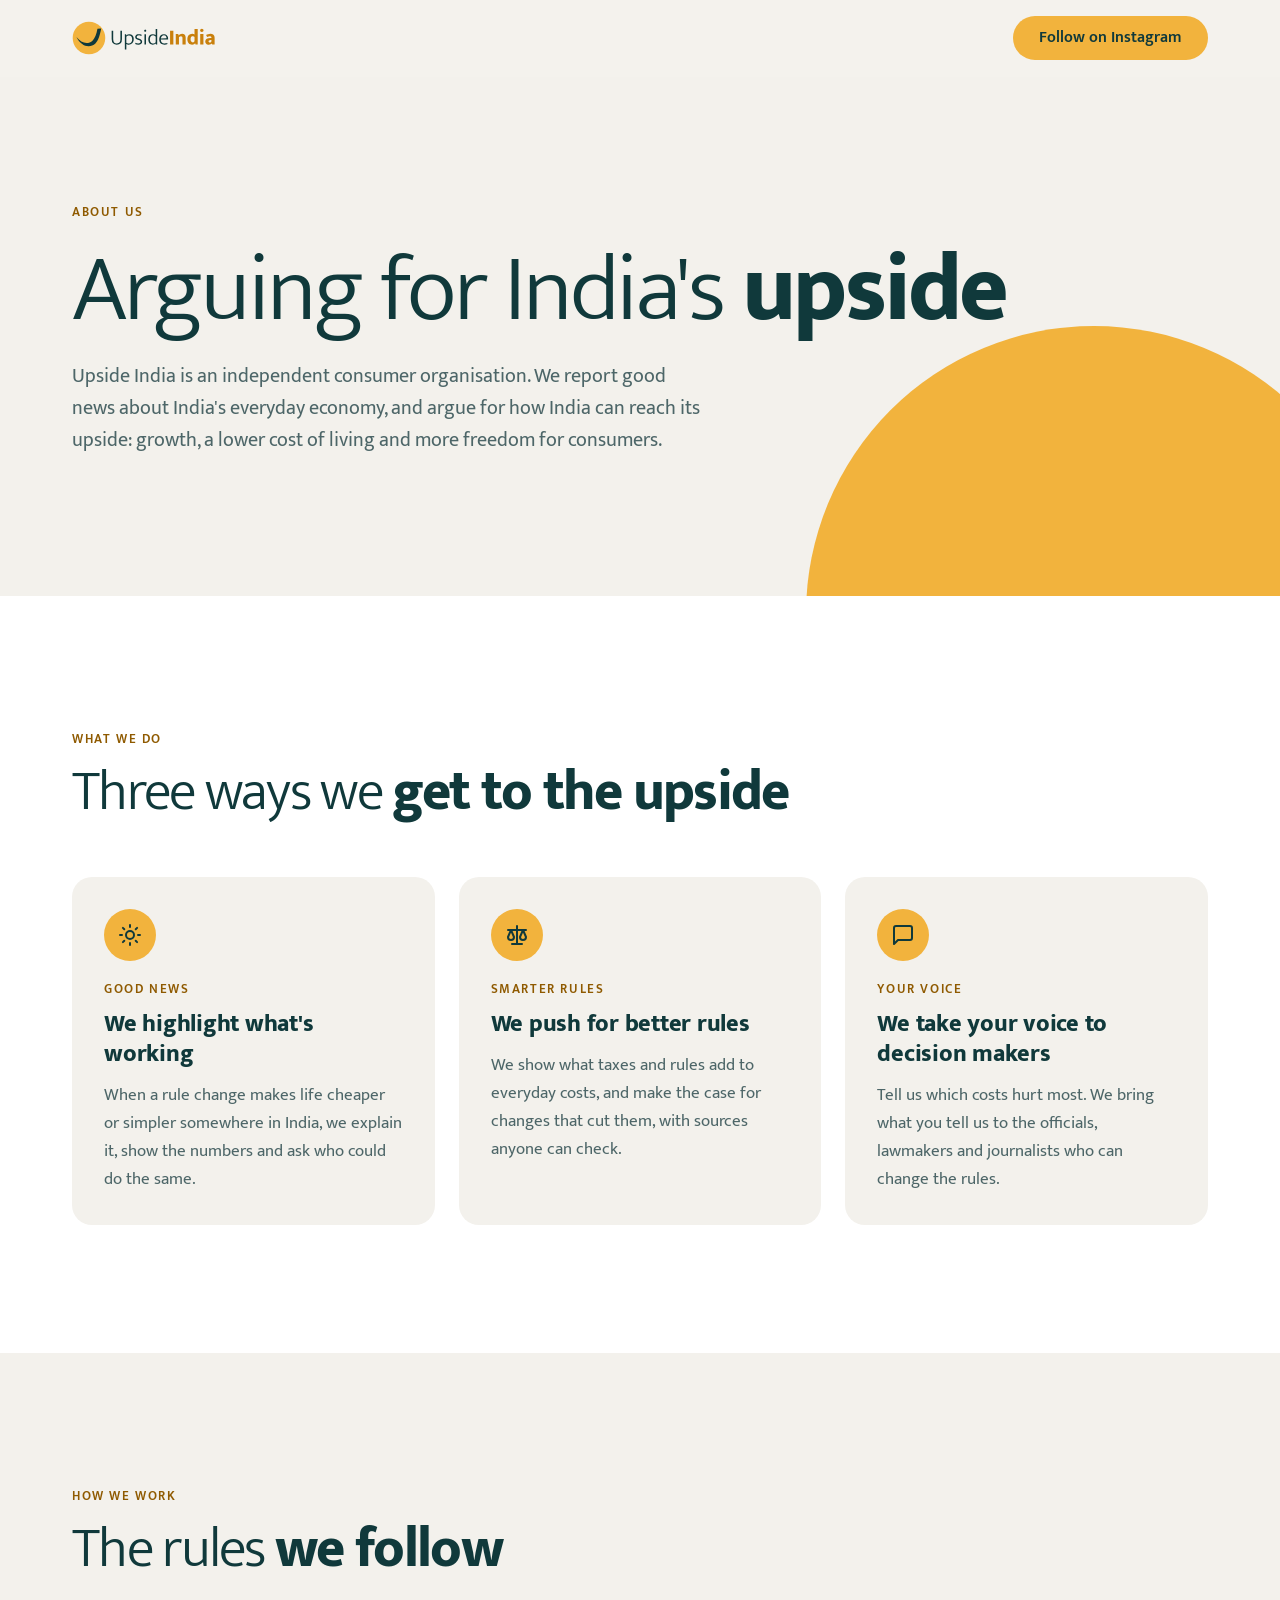
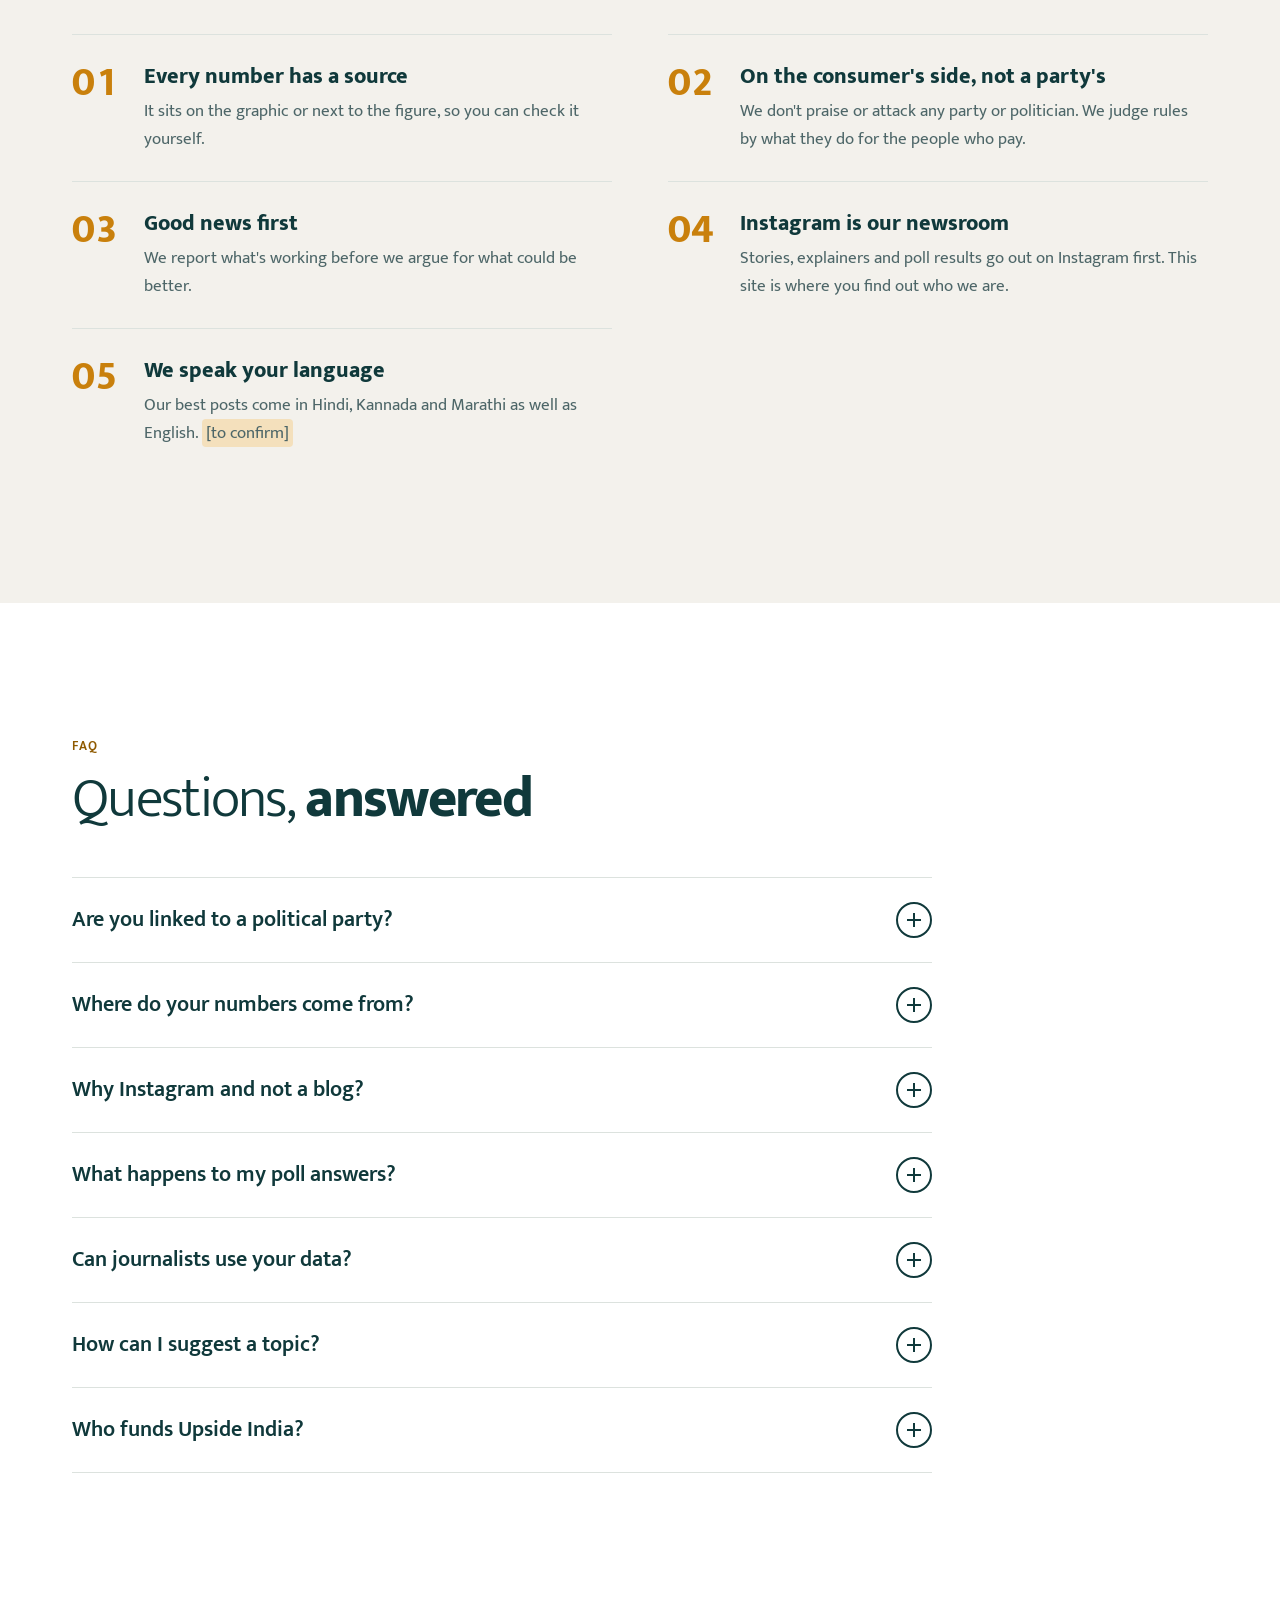
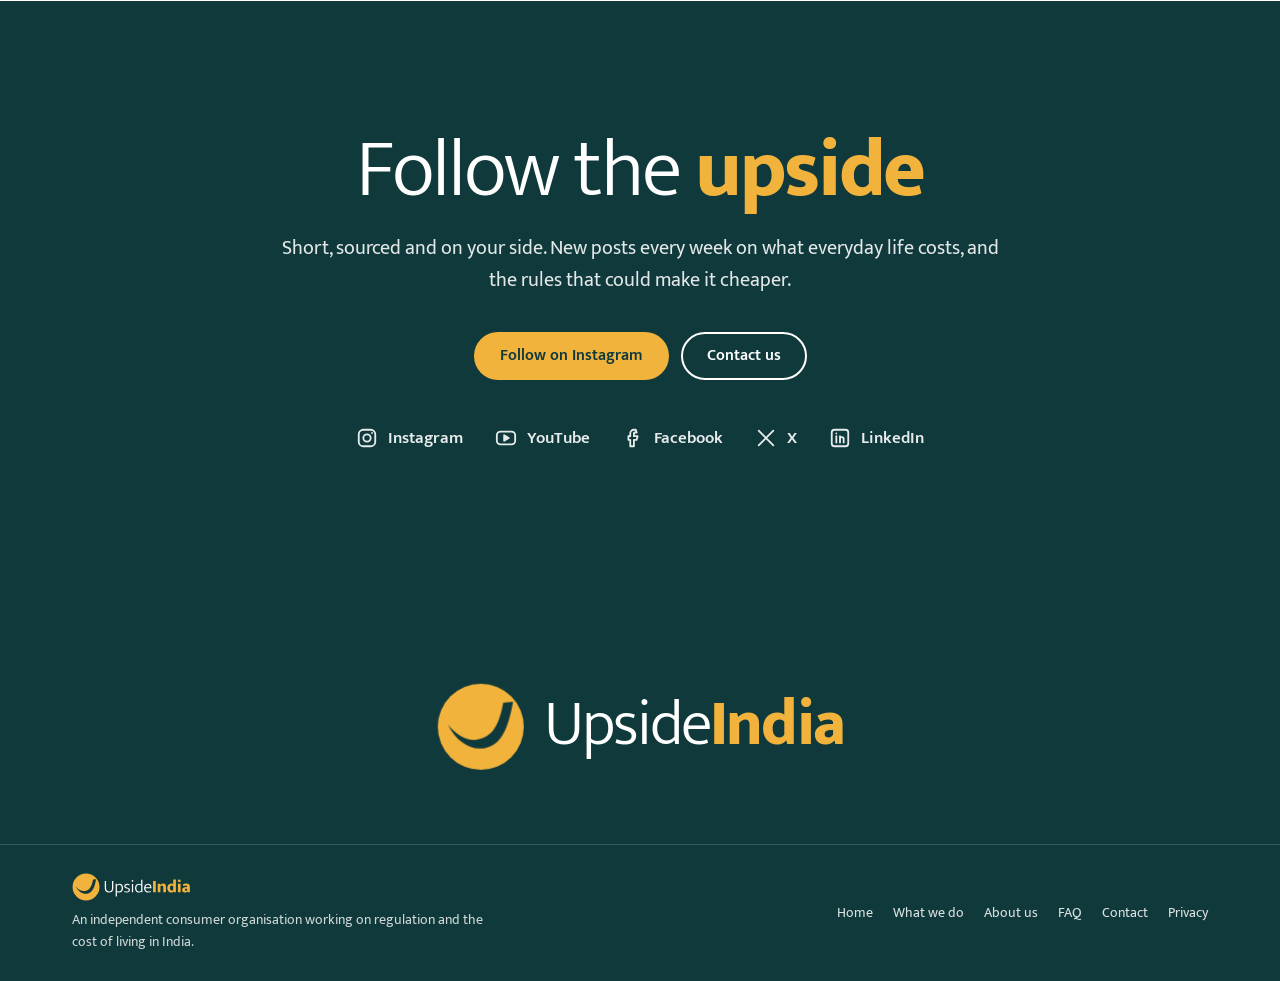
<file: about/index.html>
<!doctype html>
<html lang="en-IN">
<head>
<meta charset="utf-8">
<meta name="viewport" content="width=device-width, initial-scale=1, viewport-fit=cover">
<meta name="robots" content="noindex, nofollow"><!-- Draft for partner review: remove this line at launch. -->
<title>About Upside India</title>
<meta name="description" content="Upside India is an independent consumer organisation. We report good news about India's everyday economy, and argue for growth, a lower cost of living and more freedom for consumers.">
<link rel="icon" href="../assets/logos/upside-india-mark.svg" type="image/svg+xml">
<link rel="stylesheet" href="../assets/css/tokens.css">
<link rel="stylesheet" href="../assets/css/components.css">
<link rel="stylesheet" href="../assets/css/pages.css">
<!-- DRAFT COPY. Highlighted text in [brackets] is a gap only the team can fill. -->
</head>
<body>
<script>document.documentElement.classList.add('js');</script>
<a class="skip" href="#main">Skip to content</a>

<header class="site-head">
  <div class="wrap">
    <a class="logo" href="../index.html" aria-label="Upside India home"><img src="../assets/logos/upside-india-logo.svg" alt="Upside India"></a>
    <a class="ui-btn ui-btn--primary" href="#">Follow on Instagram</a>
  </div>
</header>

<main id="main">
  <section class="hero">
    <div class="hero__sun" aria-hidden="true"></div>
    <div class="wrap">
      <span class="eyebrow">About us</span>
      <h1 class="duo"><span class="w l">Arguing</span> <span class="w l">for</span> <span class="w l">India's</span> <span class="w b">upside</span></h1>
      <p class="lede">Upside India is an independent consumer organisation. We report good news about India's everyday economy, and argue for how India can reach its upside: growth, a lower cost of living and more freedom for consumers.</p>
    </div>
  </section>

  <section class="band" id="what">
    <div class="wrap">
      <div class="reveal">
        <span class="eyebrow">What we do</span>
        <h2 class="duo" style="margin-top:12px"><span class="l">Three ways we </span><span class="b">get to the upside</span></h2>
      </div>
      <div class="grid-3">
        <article class="card reveal">
          <span class="card__icon" aria-hidden="true"><svg viewBox="0 0 24 24" fill="none" stroke="currentColor" stroke-width="2" stroke-linecap="round" stroke-linejoin="round"><circle cx="12" cy="12" r="4"/><path d="M12 2v2M12 20v2M4.9 4.9l1.4 1.4M17.7 17.7l1.4 1.4M2 12h2M20 12h2M4.9 19.1l1.4-1.4M17.7 6.3l1.4-1.4"/></svg></span>
          <span class="eyebrow">Good news</span>
          <h3>We highlight what's working</h3>
          <p>When a rule change makes life cheaper or simpler somewhere in India, we explain it, show the numbers and ask who could do the same.</p>
        </article>
        <article class="card reveal">
          <span class="card__icon" aria-hidden="true"><svg viewBox="0 0 24 24" fill="none" stroke="currentColor" stroke-width="2" stroke-linecap="round" stroke-linejoin="round"><path d="M12 3v18M7 21h10M3 7h18M6 7l-3 7a3 3 0 0 0 6 0zM18 7l-3 7a3 3 0 0 0 6 0z"/></svg></span>
          <span class="eyebrow">Smarter rules</span>
          <h3>We push for better rules</h3>
          <p>We show what taxes and rules add to everyday costs, and make the case for changes that cut them, with sources anyone can check.</p>
        </article>
        <article class="card reveal">
          <span class="card__icon" aria-hidden="true"><svg viewBox="0 0 24 24" fill="none" stroke="currentColor" stroke-width="2" stroke-linecap="round" stroke-linejoin="round"><path d="M21 15a2 2 0 0 1-2 2H7l-4 4V5a2 2 0 0 1 2-2h14a2 2 0 0 1 2 2z"/></svg></span>
          <span class="eyebrow">Your voice</span>
          <h3>We take your voice to decision makers</h3>
          <p>Tell us which costs hurt most. We bring what you tell us to the officials, lawmakers and journalists who can change the rules.</p>
        </article>
      </div>
    </div>
  </section>

  <section class="band band--alt" id="how">
    <div class="wrap">
      <div class="reveal">
        <span class="eyebrow">How we work</span>
        <h2 class="duo" style="margin-top:12px"><span class="l">The rules </span><span class="b">we follow</span></h2>
      </div>
      <ol class="principles">
        <li class="reveal"><span class="n">01</span><div><h3>Every number has a source</h3><p>It sits on the graphic or next to the figure, so you can check it yourself.</p></div></li>
        <li class="reveal"><span class="n">02</span><div><h3>On the consumer's side, not a party's</h3><p>We don't praise or attack any party or politician. We judge rules by what they do for the people who pay.</p></div></li>
        <li class="reveal"><span class="n">03</span><div><h3>Good news first</h3><p>We report what's working before we argue for what could be better.</p></div></li>
        <li class="reveal"><span class="n">04</span><div><h3>Instagram is our newsroom</h3><p>Stories, explainers and poll results go out on Instagram first. This site is where you find out who we are.</p></div></li>
        <li class="reveal"><span class="n">05</span><div><h3>We speak your language</h3><p>Our best posts come in Hindi, Kannada and Marathi as well as English. <span class="todo">[to confirm]</span></p></div></li>
      </ol>
    </div>
  </section>


  <section class="band" id="faq">
    <div class="wrap">
      <div class="reveal">
        <span class="eyebrow">FAQ</span>
        <h2 class="duo" style="margin-top:12px"><span class="l">Questions, </span><span class="b">answered</span></h2>
      </div>
      <div class="faq">
        <details class="reveal"><summary>Are you linked to a political party?</summary><div class="answer"><p>No. We don't praise or attack any party or politician. We look at what a rule does for consumers, whoever made it.</p></div></details>
        <details class="reveal"><summary>Where do your numbers come from?</summary><div class="answer"><p>Official statistics, government releases and published reporting. The source sits next to every figure we use, and we link to it wherever we can.</p></div></details>
        <details class="reveal"><summary>Why Instagram and not a blog?</summary><div class="answer"><p>Because that's where people are. Our stories, explainers and poll results go out on Instagram first, and the latest posts also appear on our <a href="../index.html#insta">homepage</a>.</p></div></details>
        <details class="reveal"><summary>What happens to my poll answers?</summary><div class="answer"><p>We read them and share the overall results on Instagram. We never publish anything that identifies you. <span class="todo">[link to the privacy notice]</span></p></div></details>
        <details class="reveal"><summary>Can journalists use your data?</summary><div class="answer"><p>Yes. Please credit Upside India and the original source. For interviews or data requests, <a href="../contact/index.html">contact our press team</a>.</p></div></details>
        <details class="reveal"><summary>How can I suggest a topic?</summary><div class="answer"><p>Write to us through the <a href="../contact/index.html">contact page</a>. When lots of people raise the same cost or rule, it goes on our list.</p></div></details>
        <details class="reveal"><summary>Who funds Upside India?</summary><div class="answer"><p>Upside India is funded by the <a href="https://consumerchoicecenter.org" target="_blank" rel="noopener">Consumer Choice Center</a>.</p></div></details>
      </div>
    </div>
  </section>

  <section class="band band--green on-green close">
    <div class="wrap reveal">
      <h2 class="duo"><span class="l">Follow the </span><span class="b">upside</span></h2>
      <p class="lede">Short, sourced and on your side. New posts every week on what everyday life costs, and the rules that could make it cheaper.</p>
      <div class="actions"><a class="ui-btn ui-btn--primary" href="#">Follow on Instagram</a><a class="ui-btn ui-btn--secondary" href="../contact/index.html">Contact us</a></div>
      <ul class="socials" aria-label="Upside India on social media">
        <li><a href="#"><svg viewBox="0 0 24 24" fill="none" stroke="currentColor" stroke-width="2" stroke-linecap="round" stroke-linejoin="round" aria-hidden="true"><rect x="3" y="3" width="18" height="18" rx="5"/><circle cx="12" cy="12" r="4"/><circle cx="17.5" cy="6.5" r="1" fill="currentColor" stroke="none"/></svg><span>Instagram</span></a></li>
        <li><a href="#"><svg viewBox="0 0 24 24" fill="none" stroke="currentColor" stroke-width="2" stroke-linecap="round" stroke-linejoin="round" aria-hidden="true"><rect x="2" y="5" width="20" height="14" rx="4"/><path d="M10 9l5 3-5 3z" fill="currentColor"/></svg><span>YouTube</span></a></li>
        <li><a href="#"><svg viewBox="0 0 24 24" fill="none" stroke="currentColor" stroke-width="2" stroke-linecap="round" stroke-linejoin="round" aria-hidden="true"><path d="M15 3h-2a4 4 0 0 0-4 4v3H7v4h2v7h4v-7h3l1-4h-4V7a1 1 0 0 1 1-1h2z"/></svg><span>Facebook</span></a></li>
        <li><a href="#"><svg viewBox="0 0 24 24" fill="none" stroke="currentColor" stroke-width="2" stroke-linecap="round" stroke-linejoin="round" aria-hidden="true"><path d="M4 4l16 16M20 4L4 20"/></svg><span>X</span></a></li>
        <li><a href="#"><svg viewBox="0 0 24 24" fill="none" stroke="currentColor" stroke-width="2" stroke-linecap="round" stroke-linejoin="round" aria-hidden="true"><rect x="3" y="3" width="18" height="18" rx="3"/><path d="M8 10v7M8 7v.01M12 17v-4a2 2 0 0 1 4 0v4M12 10v7"/></svg><span>LinkedIn</span></a></li>
      </ul>
    </div>
  </section>
</main>

<footer class="band--green on-green">
  <div class="signoff" aria-hidden="true">
    <svg viewBox="0 0 100 100"><circle class="so-disc" cx="50" cy="50" r="48" fill="#F2B33D"/><path class="so-smile" d="M 13 47 C 26 74, 52 82, 69 66 C 77 58, 82 44, 86 22 L 75 23 C 72 40, 67 51, 61 57 C 47 70, 28 66, 13 47 Z" fill="#10393B"/></svg>
    <div class="signoff__word"><span class="l">Upside</span><span class="b">India</span></div>
  </div>
  <div class="foot">
    <div class="wrap">
      <div class="foot__id">
        <img src="../assets/logos/upside-india-logo-reversed.svg" alt="Upside India">
        <p>An independent consumer organisation working on regulation and the cost of living in India.</p>
      </div>
      <nav aria-label="Footer"><a href="../index.html">Home</a><a href="../index.html#work">What we do</a><a href="../about/index.html">About us</a><a href="../about/index.html#faq">FAQ</a><a href="../contact/index.html">Contact</a><a href="#">Privacy</a></nav>
    </div>
  </div>
</footer>
<script src="../assets/js/pages.js"></script>
</body>
</html>
</file>
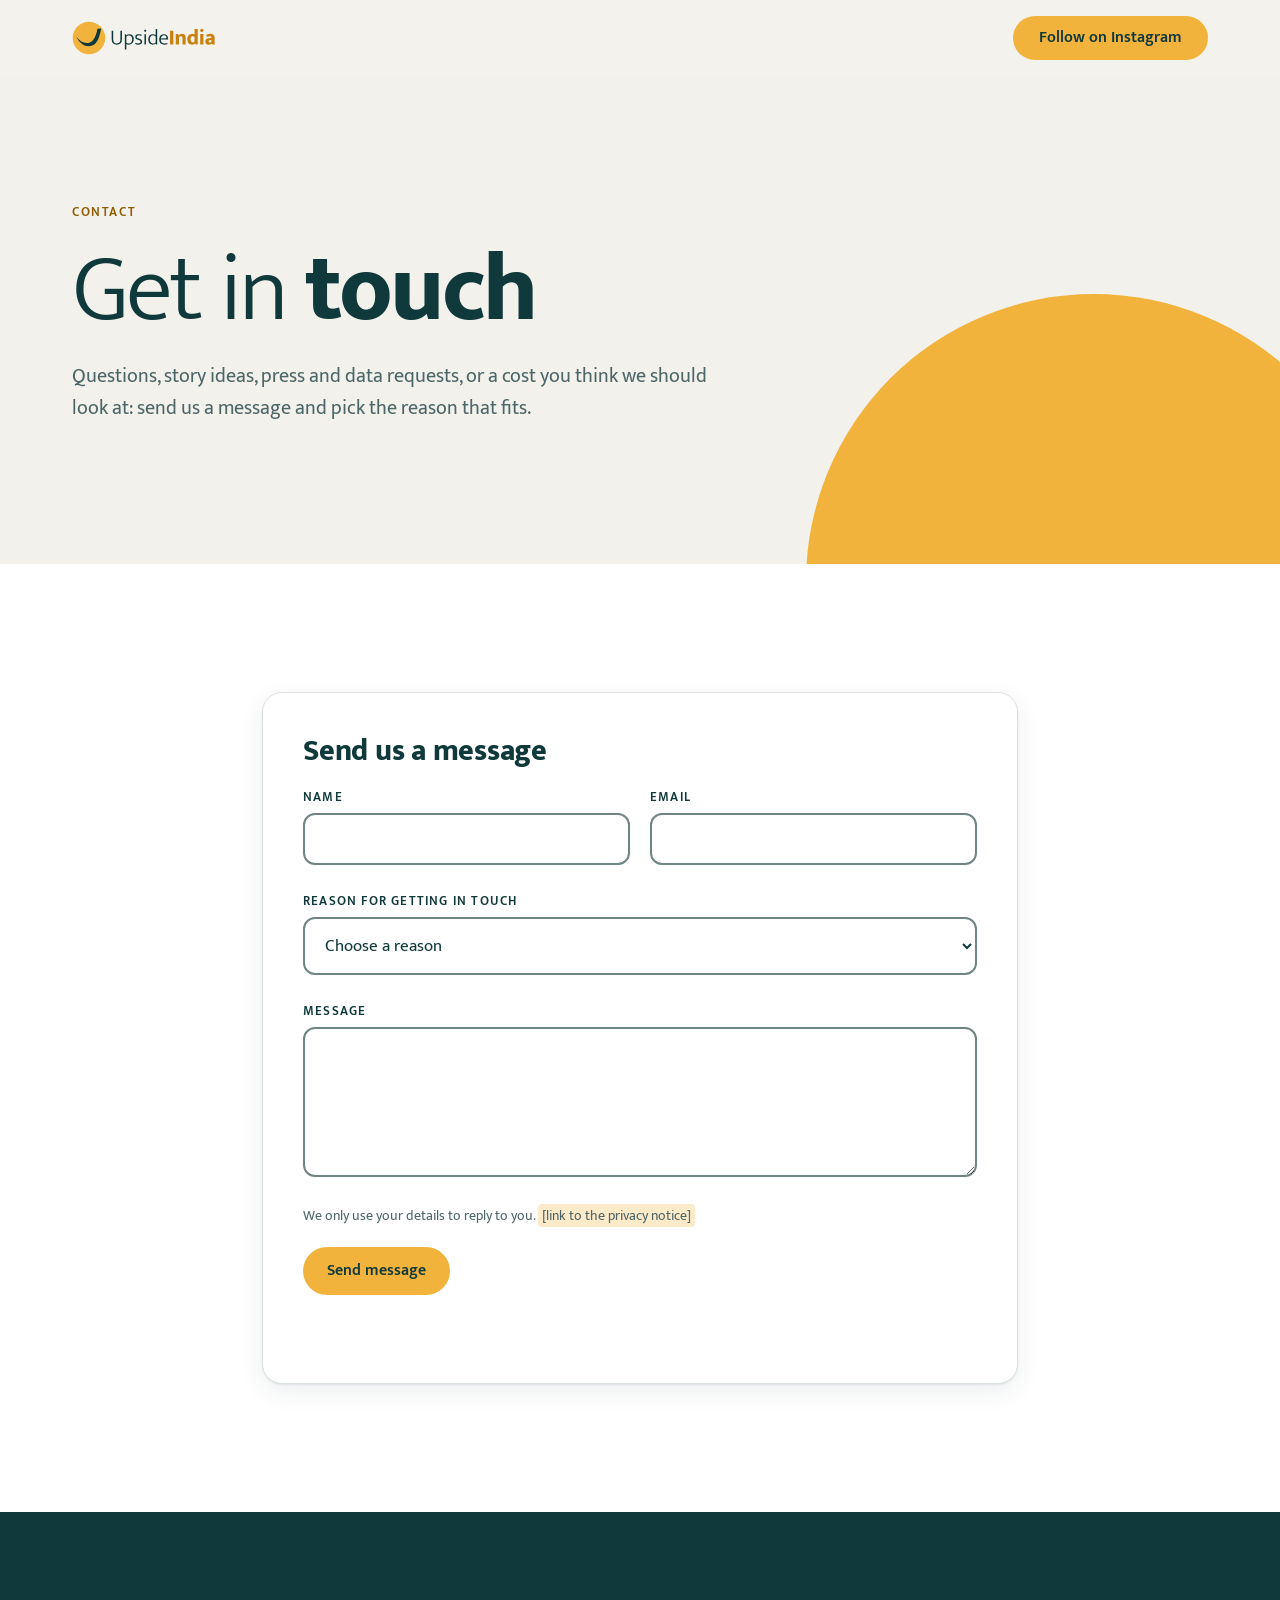
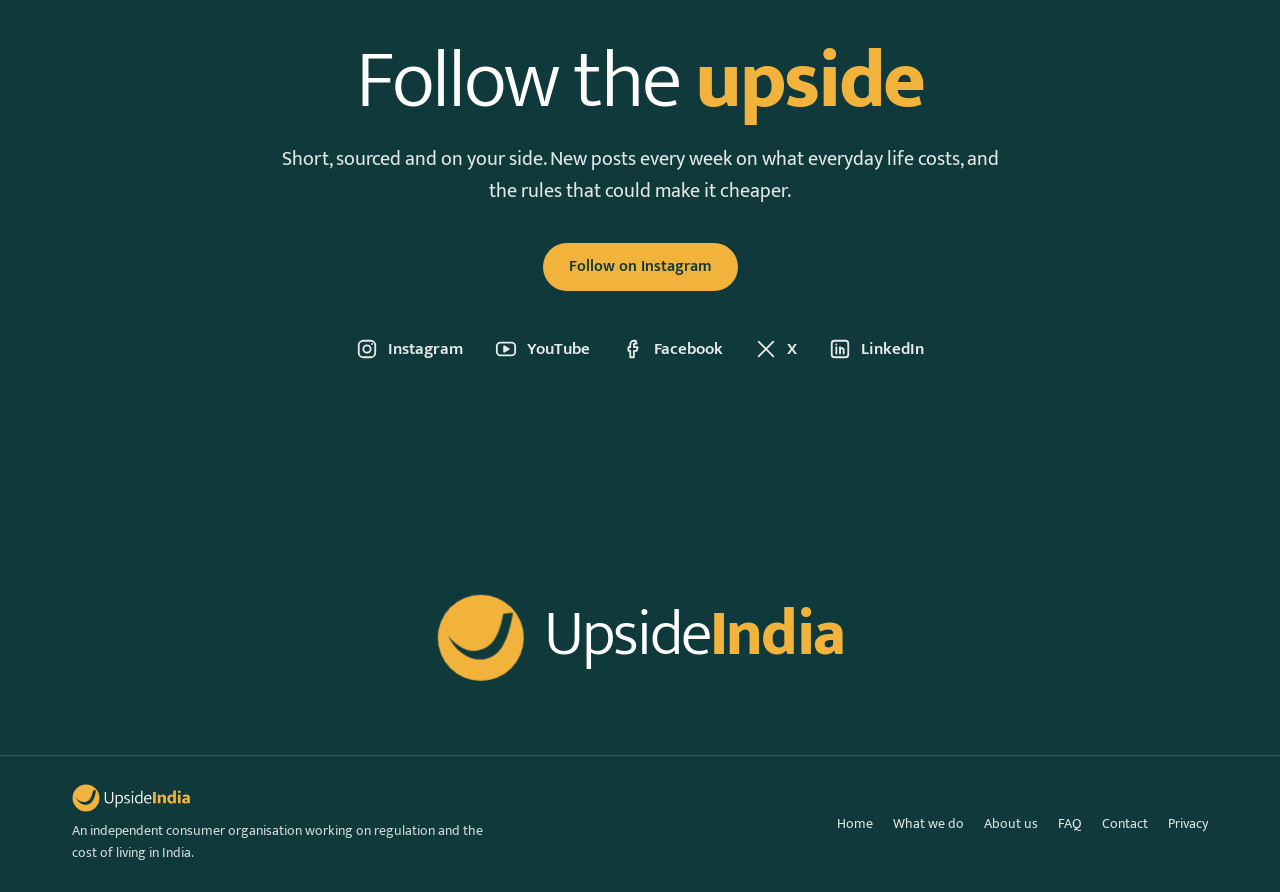
<file: contact/index.html>
<!doctype html>
<html lang="en-IN">
<head>
<meta charset="utf-8">
<meta name="viewport" content="width=device-width, initial-scale=1, viewport-fit=cover">
<meta name="robots" content="noindex, nofollow"><!-- Draft for partner review: remove this line at launch. -->
<title>Contact Upside India</title>
<meta name="description" content="Get in touch with Upside India: general questions, press and media, and story ideas.">
<link rel="icon" href="../assets/logos/upside-india-mark.svg" type="image/svg+xml">
<link rel="stylesheet" href="../assets/css/tokens.css">
<link rel="stylesheet" href="../assets/css/components.css">
<link rel="stylesheet" href="../assets/css/pages.css">
<!-- DRAFT COPY. Highlighted text in [brackets] is a gap only the team can fill. -->
</head>
<body>
<script>document.documentElement.classList.add('js');</script>
<a class="skip" href="#main">Skip to content</a>

<header class="site-head">
  <div class="wrap">
    <a class="logo" href="../index.html" aria-label="Upside India home"><img src="../assets/logos/upside-india-logo.svg" alt="Upside India"></a>
    <a class="ui-btn ui-btn--primary" href="#">Follow on Instagram</a>
  </div>
</header>

<main id="main">
  <section class="hero">
    <div class="hero__sun" aria-hidden="true"></div>
    <div class="wrap">
      <span class="eyebrow">Contact</span>
      <h1 class="duo"><span class="w l">Get</span> <span class="w l">in</span> <span class="w b">touch</span></h1>
      <p class="lede">Questions, story ideas, press and data requests, or a cost you think we should look at: send us a message and pick the reason that fits.</p>
    </div>
  </section>

  <section class="band">
    <div class="wrap contact-solo">
      <form class="form reveal" id="contactForm" data-endpoint="" novalidate>
        <h2>Send us a message</h2>
        <div class="row">
          <div class="field"><label for="cf-name">Name</label><input id="cf-name" name="name" autocomplete="name" required><p class="help" data-default=""></p></div>
          <div class="field"><label for="cf-email">Email</label><input id="cf-email" name="email" type="email" autocomplete="email" required><p class="help" data-default=""></p></div>
        </div>
        <div class="field">
          <label for="cf-topic">Reason for getting in touch</label>
          <select id="cf-topic" name="reason" required>
            <option value="" selected disabled>Choose a reason</option>
            <option>General question</option>
            <option>Press and media</option>
            <option>Suggest a topic</option>
            <option>Partnerships</option>
            <option>Something else</option>
          </select>
          <p class="help" data-default=""></p>
        </div>
        <div class="field"><label for="cf-msg">Message</label><textarea id="cf-msg" name="message" required></textarea><p class="help" data-default=""></p></div>
        <p class="form__note">We only use your details to reply to you. <span class="todo">[link to the privacy notice]</span></p>
        <button class="ui-btn ui-btn--primary" type="submit">Send message</button>
        <p class="form__status" role="status" aria-live="polite"></p>
      </form>
    </div>
  </section>

  <section class="band band--green on-green close">
    <div class="wrap reveal">
      <h2 class="duo"><span class="l">Follow the </span><span class="b">upside</span></h2>
      <p class="lede">Short, sourced and on your side. New posts every week on what everyday life costs, and the rules that could make it cheaper.</p>
      <div class="actions"><a class="ui-btn ui-btn--primary" href="#">Follow on Instagram</a></div>
      <ul class="socials" aria-label="Upside India on social media">
        <li><a href="#"><svg viewBox="0 0 24 24" fill="none" stroke="currentColor" stroke-width="2" stroke-linecap="round" stroke-linejoin="round" aria-hidden="true"><rect x="3" y="3" width="18" height="18" rx="5"/><circle cx="12" cy="12" r="4"/><circle cx="17.5" cy="6.5" r="1" fill="currentColor" stroke="none"/></svg><span>Instagram</span></a></li>
        <li><a href="#"><svg viewBox="0 0 24 24" fill="none" stroke="currentColor" stroke-width="2" stroke-linecap="round" stroke-linejoin="round" aria-hidden="true"><rect x="2" y="5" width="20" height="14" rx="4"/><path d="M10 9l5 3-5 3z" fill="currentColor"/></svg><span>YouTube</span></a></li>
        <li><a href="#"><svg viewBox="0 0 24 24" fill="none" stroke="currentColor" stroke-width="2" stroke-linecap="round" stroke-linejoin="round" aria-hidden="true"><path d="M15 3h-2a4 4 0 0 0-4 4v3H7v4h2v7h4v-7h3l1-4h-4V7a1 1 0 0 1 1-1h2z"/></svg><span>Facebook</span></a></li>
        <li><a href="#"><svg viewBox="0 0 24 24" fill="none" stroke="currentColor" stroke-width="2" stroke-linecap="round" stroke-linejoin="round" aria-hidden="true"><path d="M4 4l16 16M20 4L4 20"/></svg><span>X</span></a></li>
        <li><a href="#"><svg viewBox="0 0 24 24" fill="none" stroke="currentColor" stroke-width="2" stroke-linecap="round" stroke-linejoin="round" aria-hidden="true"><rect x="3" y="3" width="18" height="18" rx="3"/><path d="M8 10v7M8 7v.01M12 17v-4a2 2 0 0 1 4 0v4M12 10v7"/></svg><span>LinkedIn</span></a></li>
      </ul>
    </div>
  </section>
</main>

<footer class="band--green on-green">
  <div class="signoff" aria-hidden="true">
    <svg viewBox="0 0 100 100"><circle class="so-disc" cx="50" cy="50" r="48" fill="#F2B33D"/><path class="so-smile" d="M 13 47 C 26 74, 52 82, 69 66 C 77 58, 82 44, 86 22 L 75 23 C 72 40, 67 51, 61 57 C 47 70, 28 66, 13 47 Z" fill="#10393B"/></svg>
    <div class="signoff__word"><span class="l">Upside</span><span class="b">India</span></div>
  </div>
  <div class="foot">
    <div class="wrap">
      <div class="foot__id">
        <img src="../assets/logos/upside-india-logo-reversed.svg" alt="Upside India">
        <p>An independent consumer organisation working on regulation and the cost of living in India.</p>
      </div>
      <nav aria-label="Footer"><a href="../index.html">Home</a><a href="../index.html#work">What we do</a><a href="../about/index.html">About us</a><a href="../about/index.html#faq">FAQ</a><a href="../contact/index.html">Contact</a><a href="#">Privacy</a></nav>
    </div>
  </div>
</footer>
<script src="../assets/js/pages.js"></script>
</body>
</html>
</file>
<file: assets/css/tokens.css>
/* Upside India: design tokens. Generated from tokens.json. Light theme by default; dark with [data-theme="dark"] or the system setting. */
@font-face { font-family: "Mukta"; src: url("../fonts/Mukta-Light.woff2") format("woff2"); font-weight: 300; font-style: normal; font-display: swap; }
@font-face { font-family: "Mukta"; src: url("../fonts/Mukta-Regular.woff2") format("woff2"); font-weight: 400; font-style: normal; font-display: swap; }
@font-face { font-family: "Mukta"; src: url("../fonts/Mukta-SemiBold.woff2") format("woff2"); font-weight: 600; font-style: normal; font-display: swap; }
@font-face { font-family: "Mukta"; src: url("../fonts/Mukta-ExtraBold.woff2") format("woff2"); font-weight: 800; font-style: normal; font-display: swap; }

:root, [data-theme="light"] {
  --surface: #FFFFFF;
  --surface-alt: #F3F1EC;
  --brand-green: #10393B;
  --surface-inverse: #10393B;
  --ink: #10393B;
  --ink-muted: #4D6668;
  --ink-inverse: #FFFFFF;
  --on-brand-green: #FFFFFF;
  --marigold: #F2B33D;
  --on-marigold: #10393B;
  --marigold-deep: #C9800C;
  --marigold-text: #8F5A00;
  --line: #DCE2DE;
  --control-border: #6E8583;
  --focus-ring: #10393B;
  --danger: #B42318;
  --success: #1F6F43;
  --shadow-card: 0 1px 2px rgba(16,57,59,0.08), 0 8px 24px rgba(16,57,59,0.08);
}
@media (prefers-color-scheme: dark) {
  :root:not([data-theme="light"]) {
  --surface: #0B2B2D;
  --surface-alt: #10393B;
  --brand-green: #10393B;
  --surface-inverse: #F3F1EC;
  --ink: #F3F1EC;
  --ink-muted: #A8BFBD;
  --ink-inverse: #10393B;
  --on-brand-green: #F3F1EC;
  --marigold: #F2B33D;
  --on-marigold: #10393B;
  --marigold-deep: #F2B33D;
  --marigold-text: #F2B33D;
  --line: #24504F;
  --control-border: #6F8E8C;
  --focus-ring: #F2B33D;
  --danger: #F4A49B;
  --success: #7FD1A0;
  --shadow-card: 0 1px 2px rgba(0,0,0,0.35), 0 8px 24px rgba(0,0,0,0.35);
  }
}
[data-theme="dark"] {
  --surface: #0B2B2D;
  --surface-alt: #10393B;
  --brand-green: #10393B;
  --surface-inverse: #F3F1EC;
  --ink: #F3F1EC;
  --ink-muted: #A8BFBD;
  --ink-inverse: #10393B;
  --on-brand-green: #F3F1EC;
  --marigold: #F2B33D;
  --on-marigold: #10393B;
  --marigold-deep: #F2B33D;
  --marigold-text: #F2B33D;
  --line: #24504F;
  --control-border: #6F8E8C;
  --focus-ring: #F2B33D;
  --danger: #F4A49B;
  --success: #7FD1A0;
  --shadow-card: 0 1px 2px rgba(0,0,0,0.35), 0 8px 24px rgba(0,0,0,0.35);
}
:root {
  --space-1: 4px;
  --space-2: 8px;
  --space-3: 12px;
  --space-4: 16px;
  --space-5: 24px;
  --space-6: 32px;
  --space-7: 48px;
  --space-8: 64px;
  --space-9: 96px;
  --radius-sm: 6px;
  --radius-md: 12px;
  --radius-lg: 20px;
  --radius-pill: 999px;
  --font-sans: "Mukta", "Noto Sans Devanagari", system-ui, sans-serif;
}

.display-xl { font-family: var(--font-sans); font-size: 72px; line-height: 72px; font-weight: 800; letter-spacing: -1.5px; }
.display { font-family: var(--font-sans); font-size: 56px; line-height: 60px; font-weight: 800; letter-spacing: -1px; }
.display-light { font-family: var(--font-sans); font-size: 56px; line-height: 60px; font-weight: 300; letter-spacing: -1px; }
.heading-1 { font-family: var(--font-sans); font-size: 40px; line-height: 46px; font-weight: 800; letter-spacing: -0.5px; }
.heading-2 { font-family: var(--font-sans); font-size: 30px; line-height: 36px; font-weight: 800; letter-spacing: -0.25px; }
.heading-3 { font-family: var(--font-sans); font-size: 22px; line-height: 28px; font-weight: 600; }
.body-lg { font-family: var(--font-sans); font-size: 20px; line-height: 32px; font-weight: 400; }
.body { font-family: var(--font-sans); font-size: 17px; line-height: 28px; font-weight: 400; }
.small { font-family: var(--font-sans); font-size: 14px; line-height: 22px; font-weight: 400; }
.label { font-family: var(--font-sans); font-size: 13px; line-height: 16px; font-weight: 600; letter-spacing: 1.2px; text-transform: uppercase; }
.button { font-family: var(--font-sans); font-size: 16px; line-height: 20px; font-weight: 600; }
</file>
<file: assets/css/components.css>
/* Upside India components. Styled only with the system's tokens. */
.ui-root, .ui-root * { box-sizing: border-box; }
.ui-root { font-family: var(--font-sans); color: var(--ink); }

/* Button */
.ui-btn { display: inline-flex; align-items: center; justify-content: center; gap: var(--space-2);
  min-height: 48px; padding: 0 var(--space-5); border-radius: var(--radius-pill); border: 2px solid transparent;
  font-family: var(--font-sans); font-size: 16px; line-height: 20px; font-weight: 600; text-decoration: none; cursor: pointer;
  transition: transform .15s ease, box-shadow .15s ease, background-color .15s ease; }
.ui-btn:focus-visible { outline: 2px solid var(--focus-ring); outline-offset: 3px; }
.ui-btn--primary { background: var(--marigold); color: var(--on-marigold); }
.ui-btn--primary:hover { transform: translateY(-1px); box-shadow: var(--shadow-card); }
.ui-btn--secondary { background: transparent; color: var(--ink); border-color: var(--control-border); }
.ui-btn--secondary:hover { border-color: var(--ink); }
.ui-band .ui-btn--secondary { color: var(--on-brand-green); border-color: var(--on-brand-green); }
.ui-band .ui-btn:focus-visible { outline-color: var(--marigold); }
.ui-btn[disabled], .ui-btn[aria-disabled="true"] { opacity: .45; cursor: not-allowed; transform: none; box-shadow: none; }
@media (prefers-reduced-motion: reduce) { .ui-btn { transition: none; } .ui-btn--primary:hover { transform: none; } }

/* Band: full-width brand-green section */
.ui-band { background: var(--brand-green); color: var(--on-brand-green); }

/* Duo headline */
.ui-duo { margin: 0; font-family: var(--font-sans); font-size: 56px; line-height: 60px; letter-spacing: -1px; color: var(--ink); text-wrap: balance; }
.ui-duo--xl { font-size: 72px; line-height: 72px; letter-spacing: -1.5px; }
.ui-duo__lead { font-weight: 300; }
.ui-duo__key { font-weight: 800; }
.ui-band .ui-duo { color: var(--on-brand-green); }
.ui-band .ui-duo__key { color: var(--marigold); }

/* Tag */
.ui-tag { display: inline-flex; align-items: center; gap: var(--space-1); padding: 6px var(--space-3); border-radius: var(--radius-pill);
  background: var(--surface-alt); color: var(--ink); font-size: 13px; line-height: 16px; font-weight: 600; letter-spacing: 1.2px; text-transform: uppercase; }
.ui-tag--accent { background: var(--marigold); color: var(--on-marigold); }
.ui-tag--outline { background: transparent; border: 1px solid var(--control-border); }

/* Issue card */
.ui-card { display: flex; flex-direction: column; gap: var(--space-3); padding: var(--space-6); border-radius: var(--radius-lg);
  background: var(--surface); border: 1px solid var(--line); color: var(--ink); transition: box-shadow .15s ease, transform .15s ease; }
.ui-card:hover { box-shadow: var(--shadow-card); transform: translateY(-2px); }
.ui-card__eyebrow { color: var(--marigold-text); font-size: 13px; line-height: 16px; font-weight: 600; letter-spacing: 1.2px; text-transform: uppercase; }
.ui-card__title { margin: 0; font-size: 22px; line-height: 28px; font-weight: 600; }
.ui-card__body { margin: 0; color: var(--ink-muted); font-size: 17px; line-height: 28px; }
.ui-card__link { margin-top: auto; color: var(--ink); font-weight: 600; text-underline-offset: 4px; }
.ui-card__link:focus-visible { outline: 2px solid var(--focus-ring); outline-offset: 3px; border-radius: 4px; }
@media (prefers-reduced-motion: reduce) { .ui-card { transition: none; } .ui-card:hover { transform: none; } }

/* Site header */
.ui-header { display: flex; align-items: center; justify-content: space-between; gap: var(--space-5); padding: var(--space-4) var(--space-6);
  background: var(--surface); border-bottom: 1px solid var(--line); }
.ui-header__logo img { display: block; height: 36px; width: auto; }
.ui-header__nav { display: flex; align-items: center; gap: var(--space-5); }
.ui-header__nav a { color: var(--ink); font-size: 16px; font-weight: 600; text-decoration: none; }
.ui-header__nav a:hover { text-decoration: underline; text-underline-offset: 6px; }
.ui-header__nav a:focus-visible { outline: 2px solid var(--focus-ring); outline-offset: 3px; border-radius: 4px; }

/* Text field */
.ui-field { display: flex; flex-direction: column; gap: var(--space-2); max-width: 420px; }
.ui-field__label { font-size: 13px; line-height: 16px; font-weight: 600; letter-spacing: 1.2px; text-transform: uppercase; color: var(--ink); }
.ui-field__input { min-height: 48px; padding: var(--space-3) var(--space-4); border: 2px solid var(--control-border); border-radius: var(--radius-md);
  background: var(--surface); color: var(--ink); font-family: var(--font-sans); font-size: 17px; line-height: 24px; }
.ui-field__input::placeholder { color: var(--ink-muted); }
.ui-field__input:focus-visible { outline: 2px solid var(--focus-ring); outline-offset: 3px; border-color: var(--ink); }
.ui-field__help { margin: 0; font-size: 14px; line-height: 22px; color: var(--ink-muted); }
.ui-field--error .ui-field__input { border-color: var(--danger); }
.ui-field--error .ui-field__help { color: var(--danger); font-weight: 600; }

/* Social post (1080px canvas, shown scaled) */
.ui-post { box-sizing: border-box; position: relative; width: 1080px; height: 1080px; padding: 96px; display: flex; flex-direction: column; justify-content: space-between;
  background: var(--brand-green); color: var(--on-brand-green); font-family: var(--font-sans); overflow: hidden; }
.ui-post--light { background: var(--surface-alt); color: var(--ink); }
.ui-post__eyebrow { font-size: 26px; line-height: 32px; font-weight: 600; letter-spacing: 2.4px; text-transform: uppercase; color: var(--marigold); }
.ui-post--light .ui-post__eyebrow { color: var(--marigold-text); }
.ui-post__headline { margin: 0; font-size: 112px; line-height: 116px; letter-spacing: -2px; text-wrap: balance; }
.ui-post__headline .ui-duo__lead { font-weight: 300; }
.ui-post__headline .ui-duo__key { font-weight: 800; color: var(--marigold); }
.ui-post--light .ui-post__headline .ui-duo__key { color: var(--ink); }
.ui-post__logo { height: 64px; width: auto; display: block; align-self: flex-start; }
</file>
<file: assets/css/pages.css>
/* Upside India: inner pages (About, Contact). Builds on tokens.css and components.css.
   Layout: a cream hero with a rising sun, then alternating white / cream bands, and a dark green close. */

/* The inner pages keep the brand's light look in every theme, like the homepage. */
:root, :root:not([data-theme="light"]), :root[data-theme="dark"] {
  color-scheme: light;
  --brand-green: #10393B; --marigold: #F2B33D; --on-marigold: #10393B; --marigold-deep: #C9800C;
  --surface: #FFFFFF; --surface-alt: #F3F1EC; --ink: #10393B; --ink-muted: #4D6668; --line: #DCE2DE;
  --on-brand-green: #FFFFFF; --marigold-text: #8F5A00; --control-border: #6E8583; --focus-ring: #10393B;
  --danger: #B42318; --success: #1F6F43;
  --shadow-card: 0 1px 2px rgba(16,57,59,.08), 0 8px 24px rgba(16,57,59,.08);
}

*, *::before, *::after { box-sizing: border-box; }
html { scroll-behavior: smooth; }
body { margin: 0; background: var(--surface); color: var(--ink); font-family: var(--font-sans); font-size: 17px; line-height: 28px; -webkit-font-smoothing: antialiased; overflow-x: hidden; }
a { color: inherit; }
img { max-width: 100%; }
.wrap { max-width: 1200px; margin: 0 auto; padding-left: max(32px, env(safe-area-inset-left, 0px)); padding-right: max(32px, env(safe-area-inset-right, 0px)); }
.eyebrow { font-size: 13px; line-height: 16px; font-weight: 600; letter-spacing: 1.6px; text-transform: uppercase; color: var(--marigold-text); }
.on-green .eyebrow { color: var(--marigold); }
.skip { position: absolute; left: -9999px; }
.skip:focus { left: 16px; top: 16px; z-index: 200; background: var(--marigold); color: var(--on-marigold); padding: 8px 16px; border-radius: 999px; }
.duo { margin: 0; letter-spacing: -0.03em; line-height: 1.02; text-wrap: balance; }
.duo .l { font-weight: 300; } .duo .b { font-weight: 800; }
.on-green .duo .b { color: var(--marigold); }
h2.duo { font-size: clamp(36px, 4.4vw, 60px); }
.lede { margin: 20px 0 0; max-width: 36em; font-size: 20px; line-height: 32px; color: var(--ink-muted); }
.on-green .lede { color: #fff; opacity: .88; }
.band { padding-block: 128px; }
.band--alt { background: var(--surface-alt); }
.band--green { background: var(--brand-green); color: #fff; }
.todo { background: rgba(242,179,61,.28); border-radius: 4px; padding: 0 4px; }
.on-green .todo { background: rgba(242,179,61,.25); }

/* ---------- Header ---------- */
.site-head { position: sticky; top: env(safe-area-inset-top, 0px); z-index: 100; background: rgba(243,241,236,.92); -webkit-backdrop-filter: blur(10px); backdrop-filter: blur(10px); border-bottom: 1px solid transparent; transition: border-color .3s, background-color .3s; }
body::before { content: ""; position: fixed; inset: 0 0 auto; height: env(safe-area-inset-top, 0px); z-index: 101; background: var(--surface-alt); }
.site-head.scrolled { border-bottom-color: var(--line); background: rgba(255,255,255,.94); }
.site-head .wrap { display: flex; align-items: center; justify-content: space-between; gap: 20px; padding-block: 16px; }
.site-head .logo img { display: block; height: 34px; width: auto; }
.head-nav { display: flex; align-items: center; gap: 28px; }
.head-nav a:not(.ui-btn) { font-weight: 600; text-decoration: none; position: relative; }
.head-nav a:not(.ui-btn)::after { content: ""; position: absolute; left: 0; right: 0; bottom: -6px; height: 2px; border-radius: 2px; background: var(--marigold); transform: scaleX(0); transform-origin: left; transition: transform .3s ease; }
.head-nav a:not(.ui-btn):hover::after, .head-nav a[aria-current="page"]::after { transform: scaleX(1); }
.head-nav a:focus-visible { outline: 2px solid var(--focus-ring); outline-offset: 4px; border-radius: 4px; }
.site-head .ui-btn { min-height: 44px; }

/* ---------- Hero ---------- */
.hero { position: relative; overflow: hidden; background: var(--surface-alt); padding-block: 120px 140px; }
.hero__sun { position: absolute; right: -8vw; bottom: -34vmin; width: 64vmin; height: 64vmin; border-radius: 50%; background: var(--marigold); pointer-events: none; }
.hero .wrap { position: relative; }
.hero h1.duo { font-size: clamp(48px, 7.4vw, 112px); max-width: 11em; margin-top: 18px; }
.hero .lede { max-width: 32em; }

/* ---------- Cards and lists ---------- */
.grid-3 { display: grid; grid-template-columns: repeat(3, minmax(0, 1fr)); gap: 24px; margin-top: 56px; }
.card { display: flex; flex-direction: column; gap: 12px; padding: 32px; border-radius: var(--radius-lg); background: var(--surface-alt); transition: transform .3s ease, box-shadow .3s ease; min-width: 0; }
.band--alt .card { background: var(--surface); }
.card:hover { transform: translateY(-4px); box-shadow: var(--shadow-card); }
.card h3 { margin: 0; font-size: 24px; line-height: 30px; font-weight: 800; letter-spacing: -.25px; }
.card p { margin: 0; color: var(--ink-muted); }
.card__icon { width: 52px; height: 52px; border-radius: 50%; background: var(--marigold); color: var(--on-marigold); display: grid; place-items: center; margin-bottom: 8px; }
.card__icon svg { width: 24px; height: 24px; }
.card .more { margin-top: auto; padding-top: 8px; font-weight: 600; text-underline-offset: 4px; }

.principles { list-style: none; margin: 56px 0 0; padding: 0; display: grid; grid-template-columns: repeat(2, minmax(0, 1fr)); gap: 0 56px; }
.principles li { display: grid; grid-template-columns: 56px 1fr; gap: 16px; padding-block: 28px; border-top: 1px solid var(--line); }
.principles .n { font-size: 40px; line-height: 1; font-weight: 800; color: var(--marigold-deep); font-variant-numeric: tabular-nums; }
.principles h3 { margin: 0 0 6px; font-size: 22px; line-height: 28px; font-weight: 800; }
.principles p { margin: 0; color: var(--ink-muted); }

.team { display: grid; grid-template-columns: repeat(3, minmax(0, 1fr)); gap: 24px; margin-top: 56px; }
.person { display: flex; gap: 16px; align-items: center; padding: 20px; border-radius: var(--radius-lg); background: var(--surface); border: 1px solid var(--line); min-width: 0; }
.person__pic { width: 64px; height: 64px; flex: none; border-radius: 50%; background: var(--surface-alt); display: grid; place-items: center; color: var(--ink-muted); font-weight: 800; font-size: 20px; border: 2px dashed var(--control-border); }
.person b { display: block; font-size: 18px; line-height: 24px; }
.person span { display: block; font-size: 15px; line-height: 22px; color: var(--ink-muted); }

/* ---------- FAQ ---------- */
.faq { margin-top: 48px; border-top: 1px solid var(--line); max-width: 860px; }
.faq details { border-bottom: 1px solid var(--line); }
.faq summary { list-style: none; cursor: pointer; display: flex; justify-content: space-between; align-items: center; gap: 24px; padding-block: 24px; font-size: 22px; line-height: 30px; font-weight: 600; }
.faq summary::-webkit-details-marker { display: none; }
.faq summary::after { content: ""; flex: none; width: 36px; height: 36px; border-radius: 50%; border: 2px solid var(--ink); background:
  linear-gradient(var(--ink), var(--ink)) center / 14px 2px no-repeat,
  linear-gradient(var(--ink), var(--ink)) center / 2px 14px no-repeat; transition: transform .3s ease, background-color .3s; }
.faq details[open] summary::after { transform: rotate(45deg); background-color: var(--marigold); border-color: var(--marigold); }
.faq summary:focus-visible { outline: 2px solid var(--focus-ring); outline-offset: 4px; border-radius: 6px; }
.faq .answer { padding: 0 60px 28px 0; color: var(--ink-muted); max-width: 44em; }
.faq .answer p { margin: 0 0 12px; }

/* ---------- Contact ---------- */
.contact-grid { display: grid; grid-template-columns: 1fr 1.2fr; gap: 64px; align-items: start; }
.channel-list { display: grid; gap: 16px; }
.channel { padding: 24px 28px; border-radius: var(--radius-lg); background: var(--surface-alt); display: grid; gap: 4px; min-width: 0; }
.channel h3 { margin: 0; font-size: 20px; line-height: 26px; font-weight: 800; }
.channel p { margin: 0; color: var(--ink-muted); font-size: 16px; line-height: 24px; }
.channel .addr { display: flex; align-items: center; gap: 10px; flex-wrap: wrap; margin-top: 8px; }
.channel .addr code { font-family: var(--font-sans); font-size: 17px; font-weight: 600; color: var(--ink); user-select: all; overflow-wrap: anywhere; }
.copy { border: 1.5px solid var(--control-border); background: transparent; color: var(--ink); border-radius: 999px; font: 600 13px/1 var(--font-sans); padding: 8px 14px; cursor: pointer; }
.copy:hover { border-color: var(--ink); }
.copy:focus-visible { outline: 2px solid var(--focus-ring); outline-offset: 3px; }
.form { display: grid; gap: 20px; padding: 40px; border-radius: var(--radius-lg); background: var(--surface); border: 1px solid var(--line); box-shadow: var(--shadow-card); }
.form h2 { margin: 0; font-size: 30px; line-height: 36px; font-weight: 800; letter-spacing: -.25px; }
.form .row { display: grid; grid-template-columns: 1fr 1fr; gap: 20px; }
.field { display: grid; gap: 8px; min-width: 0; }
.field label { font-size: 13px; line-height: 16px; font-weight: 600; letter-spacing: 1.2px; text-transform: uppercase; }
.field input, .field select, .field textarea { width: 100%; min-height: 52px; padding: 12px 16px; border: 2px solid var(--control-border); border-radius: var(--radius-md); background: var(--surface); color: var(--ink); font: 17px/24px var(--font-sans); }
.field textarea { min-height: 150px; resize: vertical; }
.field input:focus-visible, .field select:focus-visible, .field textarea:focus-visible { outline: 2px solid var(--focus-ring); outline-offset: 3px; border-color: var(--ink); }
.field .help { margin: 0; font-size: 14px; line-height: 22px; color: var(--ink-muted); }
.field.invalid input, .field.invalid textarea { border-color: var(--danger); }
.field.invalid .help { color: var(--danger); font-weight: 600; }
.form .ui-btn { justify-self: start; border: 0; }
.form__status { margin: 0; min-height: 28px; font-weight: 600; }
.form__status.ok { color: var(--success); }
.form__status.err { color: var(--danger); }

/* ---------- Closing band + footer ---------- */
.close { text-align: center; }
.close h2.duo { font-size: clamp(44px, 6.4vw, 96px); }
.close .lede { margin-inline: auto; }
.actions { display: flex; flex-wrap: wrap; gap: 12px; margin-top: 36px; }
.close .actions { justify-content: center; }
.band--green .ui-btn--secondary { color: #fff; border-color: #fff; }
.band--green .ui-btn:focus-visible { outline-color: var(--marigold); }
.socials { display: flex; flex-wrap: wrap; justify-content: center; gap: 14px 32px; margin: 44px 0 0; padding: 0; list-style: none; }
.socials a { display: inline-flex; align-items: center; gap: 10px; color: #fff; text-decoration: none; font-weight: 600; opacity: .9; transition: color .2s, opacity .2s; }
.socials a svg { width: 22px; height: 22px; flex: none; }
.socials a:hover { color: var(--marigold); opacity: 1; }
.socials a:focus-visible { outline: 2px solid var(--marigold); outline-offset: 3px; border-radius: 4px; }
.signoff { display: flex; justify-content: center; align-items: center; gap: 18px; padding-block: 96px 72px; }
.signoff svg { width: clamp(60px, 7vw, 96px); height: auto; flex: none; overflow: visible; }
.signoff__word { font-size: clamp(38px, 5vw, 72px); line-height: 1; letter-spacing: -0.03em; color: #fff; overflow: hidden; padding-bottom: .08em; }
.signoff__word span { display: inline-block; }
.signoff__word .l { font-weight: 300; } .signoff__word .b { font-weight: 800; color: var(--marigold); }
.foot { border-top: 1px solid rgba(255,255,255,.15); padding-block: 28px; font-size: 14px; line-height: 22px; }
.foot .wrap { display: flex; justify-content: space-between; gap: 16px; flex-wrap: wrap; align-items: center; }
.foot__id { display: flex; flex-direction: column; align-items: flex-start; gap: 8px; max-width: 30em; }
.foot__id img { height: 28px; display: block; }
.foot__id p { margin: 0; opacity: .8; }
.foot nav { display: flex; gap: 20px; flex-wrap: wrap; }
.foot nav a { color: #fff; text-decoration: none; opacity: .85; }
.foot nav a:hover { opacity: 1; text-decoration: underline; }

/* ---------- Motion ---------- */
@keyframes rise { from { transform: translateY(110%); opacity: 0; filter: blur(10px); } to { transform: none; opacity: 1; filter: none; } }
@keyframes sunrise { from { transform: translateY(40%) scale(.7); } to { transform: none; } }
@keyframes pop { 0% { transform: scale(0); } 70% { transform: scale(1.08); } 100% { transform: scale(1); } }
@keyframes swing { from { transform: rotate(-90deg) scale(.2); opacity: 0; } to { transform: none; opacity: 1; } }
.hero h1 .w { display: inline-block; animation: rise .9s cubic-bezier(.2,.8,.2,1) both; }
.hero h1 .w:nth-child(2) { animation-delay: .08s; } .hero h1 .w:nth-child(3) { animation-delay: .16s; } .hero h1 .w:nth-child(4) { animation-delay: .24s; } .hero h1 .w:nth-child(5) { animation-delay: .32s; } .hero h1 .w:nth-child(6) { animation-delay: .4s; }
.hero .eyebrow, .hero .lede, .hero .actions { animation: rise .9s .35s cubic-bezier(.2,.8,.2,1) both; }
.hero__sun { animation: sunrise 1.6s cubic-bezier(.2,.8,.2,1) both; }
.reveal { transition: opacity .8s ease, transform .8s cubic-bezier(.2,.8,.2,1); }
.js .reveal:not(.in) { opacity: 0; transform: translateY(28px); }
.js .signoff:not(.in) .so-disc, .js .signoff:not(.in) .so-smile, .js .signoff:not(.in) .signoff__word span { opacity: 0; }
.signoff.in .so-disc { transform-origin: 50% 50%; animation: pop .8s cubic-bezier(.3,1.4,.5,1) both; }
.signoff.in .so-smile { transform-origin: 50% 50%; animation: swing .8s .35s cubic-bezier(.2,.8,.2,1) both; }
.signoff.in .signoff__word span { animation: rise .7s cubic-bezier(.2,.8,.2,1) both; }
.signoff.in .signoff__word .l { animation-delay: .6s; } .signoff.in .signoff__word .b { animation-delay: .7s; }
@media (prefers-reduced-motion: reduce) {
  html { scroll-behavior: auto; }
  *, *::before, *::after { animation: none !important; transition: none !important; }
  .js .reveal:not(.in), .js .signoff:not(.in) .so-disc, .js .signoff:not(.in) .so-smile, .js .signoff:not(.in) .signoff__word span { opacity: 1; transform: none; }
}

/* ---------- Responsive ---------- */
@media (max-width: 960px) {
  .grid-3, .team { grid-template-columns: 1fr; }
  .principles { grid-template-columns: 1fr; }
  .contact-grid { grid-template-columns: 1fr; gap: 40px; }
}
@media (max-width: 720px) {
  .wrap { padding-left: max(16px, env(safe-area-inset-left, 0px)); padding-right: max(16px, env(safe-area-inset-right, 0px)); }
  .site-head .wrap { flex-wrap: wrap; row-gap: 10px; padding-block: 12px; }
  .site-head .logo img { height: 28px; }
  .head-nav { gap: 20px; width: 100%; order: 3; font-size: 15px; }
  .site-head .ui-btn { min-height: 40px; padding: 0 16px; font-size: 15px; }
  .hero { padding-block: 72px 120px; }
  .hero { padding-bottom: 150px; }
  .hero__sun { right: -24vw; bottom: -46vmin; width: 72vmin; height: 72vmin; }
  .band { padding-block: 88px; }
  .lede { font-size: 18px; line-height: 28px; }
  .faq summary { font-size: 19px; line-height: 26px; }
  .faq .answer { padding-right: 0; }
  .form { padding: 24px; }
  .form .row { grid-template-columns: 1fr; }
  .principles li { grid-template-columns: 44px 1fr; }
  .principles .n { font-size: 32px; }
}

/* Social links on light backgrounds */
.socials--ink { justify-content: flex-start; margin-top: 12px; gap: 12px 22px; }
.socials--ink a { color: var(--ink); }
.socials--ink a:hover { color: var(--marigold-deep); }
.socials--ink a:focus-visible { outline-color: var(--focus-ring); }
.form__note { margin: 0; font-size: 14px; line-height: 22px; color: var(--ink-muted); }
.head-nav a { white-space: nowrap; }
@media (max-width: 520px) {
  .head-nav .ui-btn { display: none; }
  .head-nav { gap: 24px; }
}
.contact-solo { max-width: 820px; }
.field.invalid select { border-color: var(--danger); }
</file>
